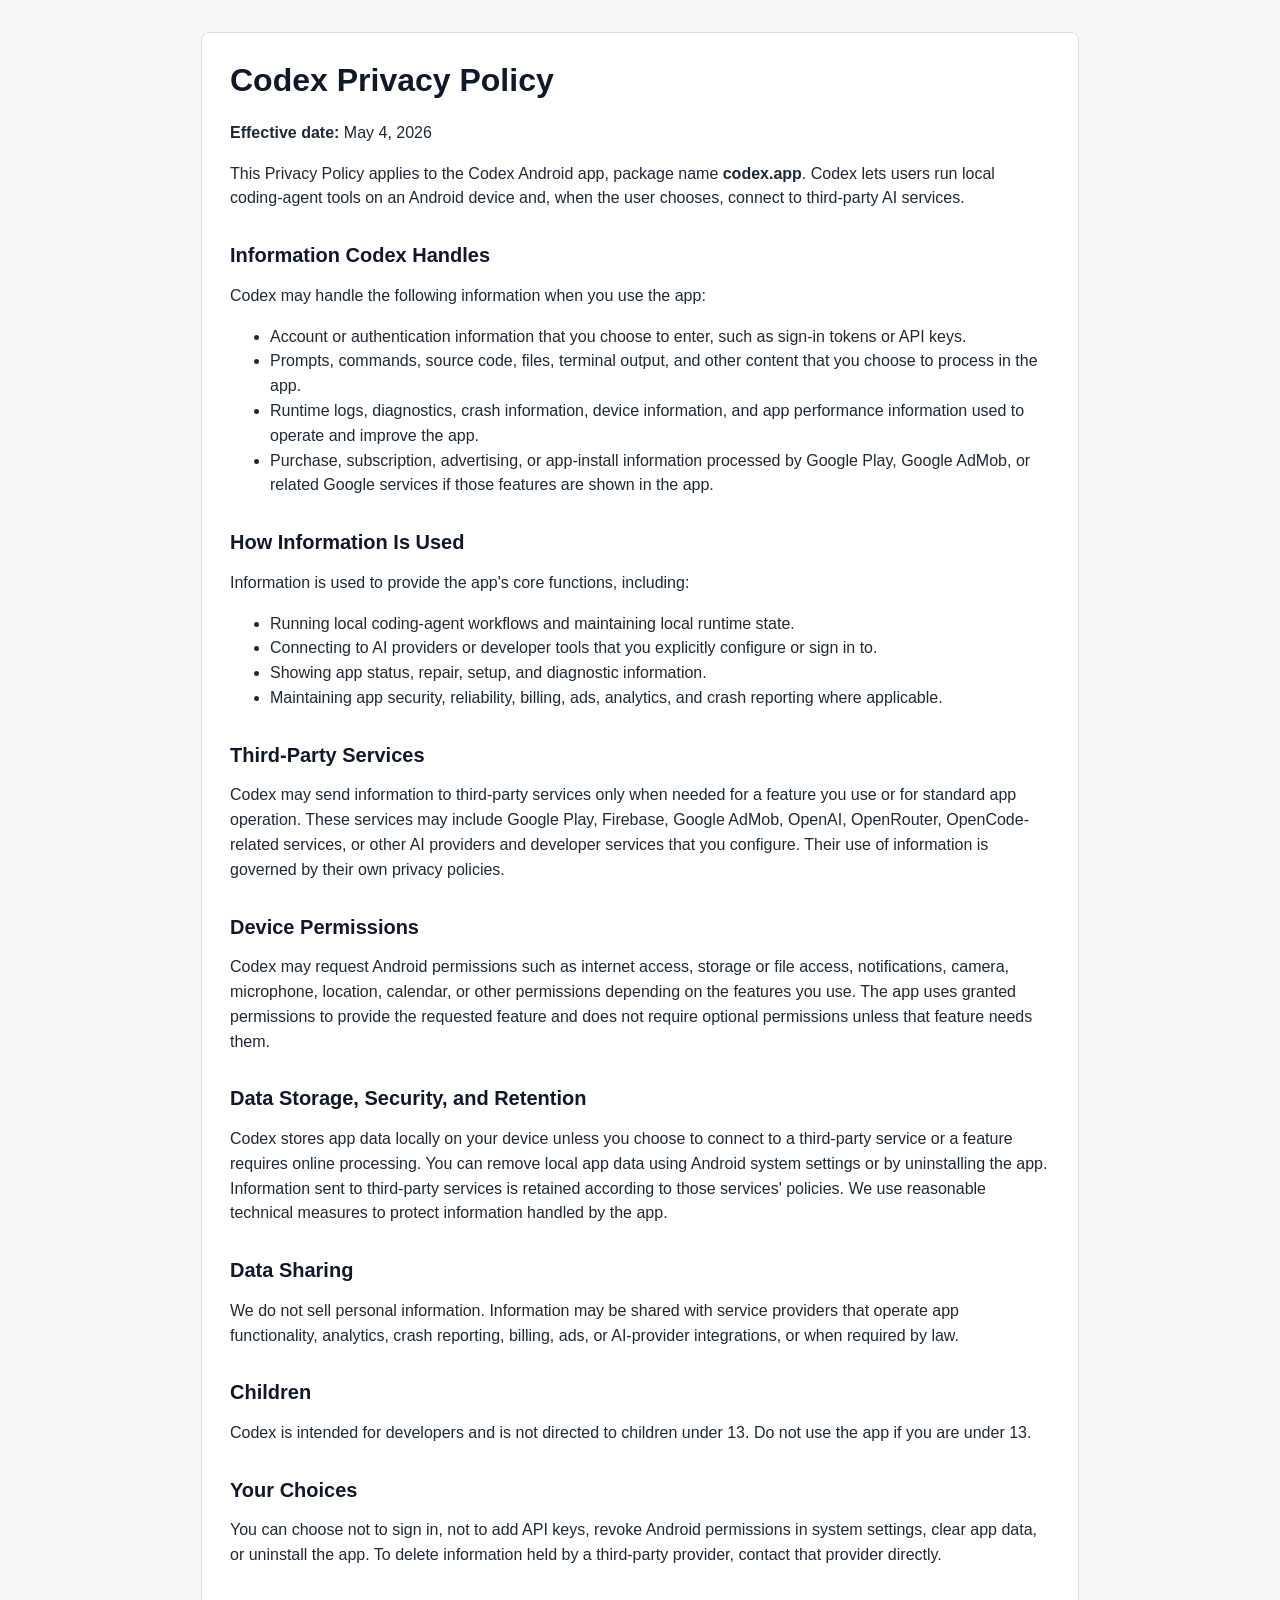
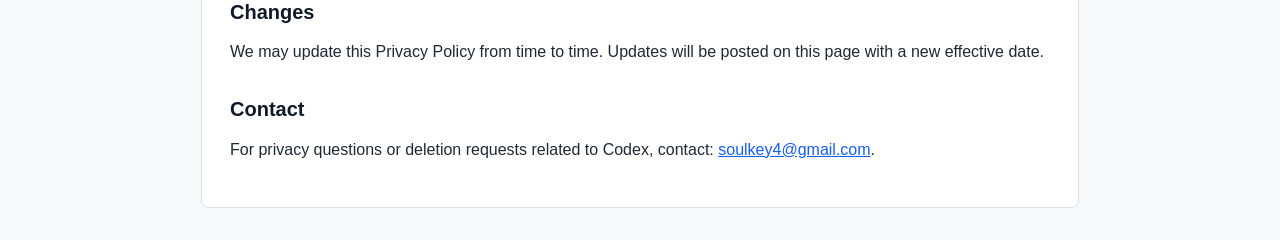
<file: codex-privacy-policy.html>
<!doctype html>
<html lang="en">
<head>
  <meta charset="utf-8">
  <meta name="viewport" content="width=device-width, initial-scale=1">
  <title>Codex Privacy Policy</title>
  <style>
    :root {
      color-scheme: light;
      font-family: Arial, Helvetica, sans-serif;
      line-height: 1.55;
      color: #1f2933;
      background: #f7f8fa;
    }

    body {
      margin: 0;
      padding: 32px 16px;
    }

    main {
      max-width: 820px;
      margin: 0 auto;
      background: #ffffff;
      border: 1px solid #d9dee7;
      border-radius: 8px;
      padding: 28px;
    }

    h1, h2 {
      line-height: 1.2;
      color: #111827;
    }

    h1 {
      margin-top: 0;
      font-size: 2rem;
    }

    h2 {
      margin-top: 2rem;
      font-size: 1.25rem;
    }

    p, li {
      font-size: 1rem;
    }

    a {
      color: #155eef;
    }
  </style>
</head>
<body>
  <main>
    <h1>Codex Privacy Policy</h1>
    <p><strong>Effective date:</strong> May 4, 2026</p>
    <p>
      This Privacy Policy applies to the Codex Android app, package name
      <strong>codex.app</strong>. Codex lets users run local coding-agent tools
      on an Android device and, when the user chooses, connect to third-party AI
      services.
    </p>

    <h2>Information Codex Handles</h2>
    <p>Codex may handle the following information when you use the app:</p>
    <ul>
      <li>Account or authentication information that you choose to enter, such as sign-in tokens or API keys.</li>
      <li>Prompts, commands, source code, files, terminal output, and other content that you choose to process in the app.</li>
      <li>Runtime logs, diagnostics, crash information, device information, and app performance information used to operate and improve the app.</li>
      <li>Purchase, subscription, advertising, or app-install information processed by Google Play, Google AdMob, or related Google services if those features are shown in the app.</li>
    </ul>

    <h2>How Information Is Used</h2>
    <p>Information is used to provide the app's core functions, including:</p>
    <ul>
      <li>Running local coding-agent workflows and maintaining local runtime state.</li>
      <li>Connecting to AI providers or developer tools that you explicitly configure or sign in to.</li>
      <li>Showing app status, repair, setup, and diagnostic information.</li>
      <li>Maintaining app security, reliability, billing, ads, analytics, and crash reporting where applicable.</li>
    </ul>

    <h2>Third-Party Services</h2>
    <p>
      Codex may send information to third-party services only when needed for a
      feature you use or for standard app operation. These services may include
      Google Play, Firebase, Google AdMob, OpenAI, OpenRouter, OpenCode-related
      services, or other AI providers and developer services that you configure.
      Their use of information is governed by their own privacy policies.
    </p>

    <h2>Device Permissions</h2>
    <p>
      Codex may request Android permissions such as internet access, storage or
      file access, notifications, camera, microphone, location, calendar, or
      other permissions depending on the features you use. The app uses granted
      permissions to provide the requested feature and does not require optional
      permissions unless that feature needs them.
    </p>

    <h2>Data Storage, Security, and Retention</h2>
    <p>
      Codex stores app data locally on your device unless you choose to connect
      to a third-party service or a feature requires online processing. You can
      remove local app data using Android system settings or by uninstalling the
      app. Information sent to third-party services is retained according to
      those services' policies. We use reasonable technical measures to protect
      information handled by the app.
    </p>

    <h2>Data Sharing</h2>
    <p>
      We do not sell personal information. Information may be shared with
      service providers that operate app functionality, analytics, crash
      reporting, billing, ads, or AI-provider integrations, or when required by
      law.
    </p>

    <h2>Children</h2>
    <p>
      Codex is intended for developers and is not directed to children under 13.
      Do not use the app if you are under 13.
    </p>

    <h2>Your Choices</h2>
    <p>
      You can choose not to sign in, not to add API keys, revoke Android
      permissions in system settings, clear app data, or uninstall the app. To
      delete information held by a third-party provider, contact that provider
      directly.
    </p>

    <h2>Changes</h2>
    <p>
      We may update this Privacy Policy from time to time. Updates will be
      posted on this page with a new effective date.
    </p>

    <h2>Contact</h2>
    <p>
      For privacy questions or deletion requests related to Codex, contact:
      <a href="mailto:soulkey4@gmail.com">soulkey4@gmail.com</a>.
    </p>
  </main>
</body>
</html>
</file>
